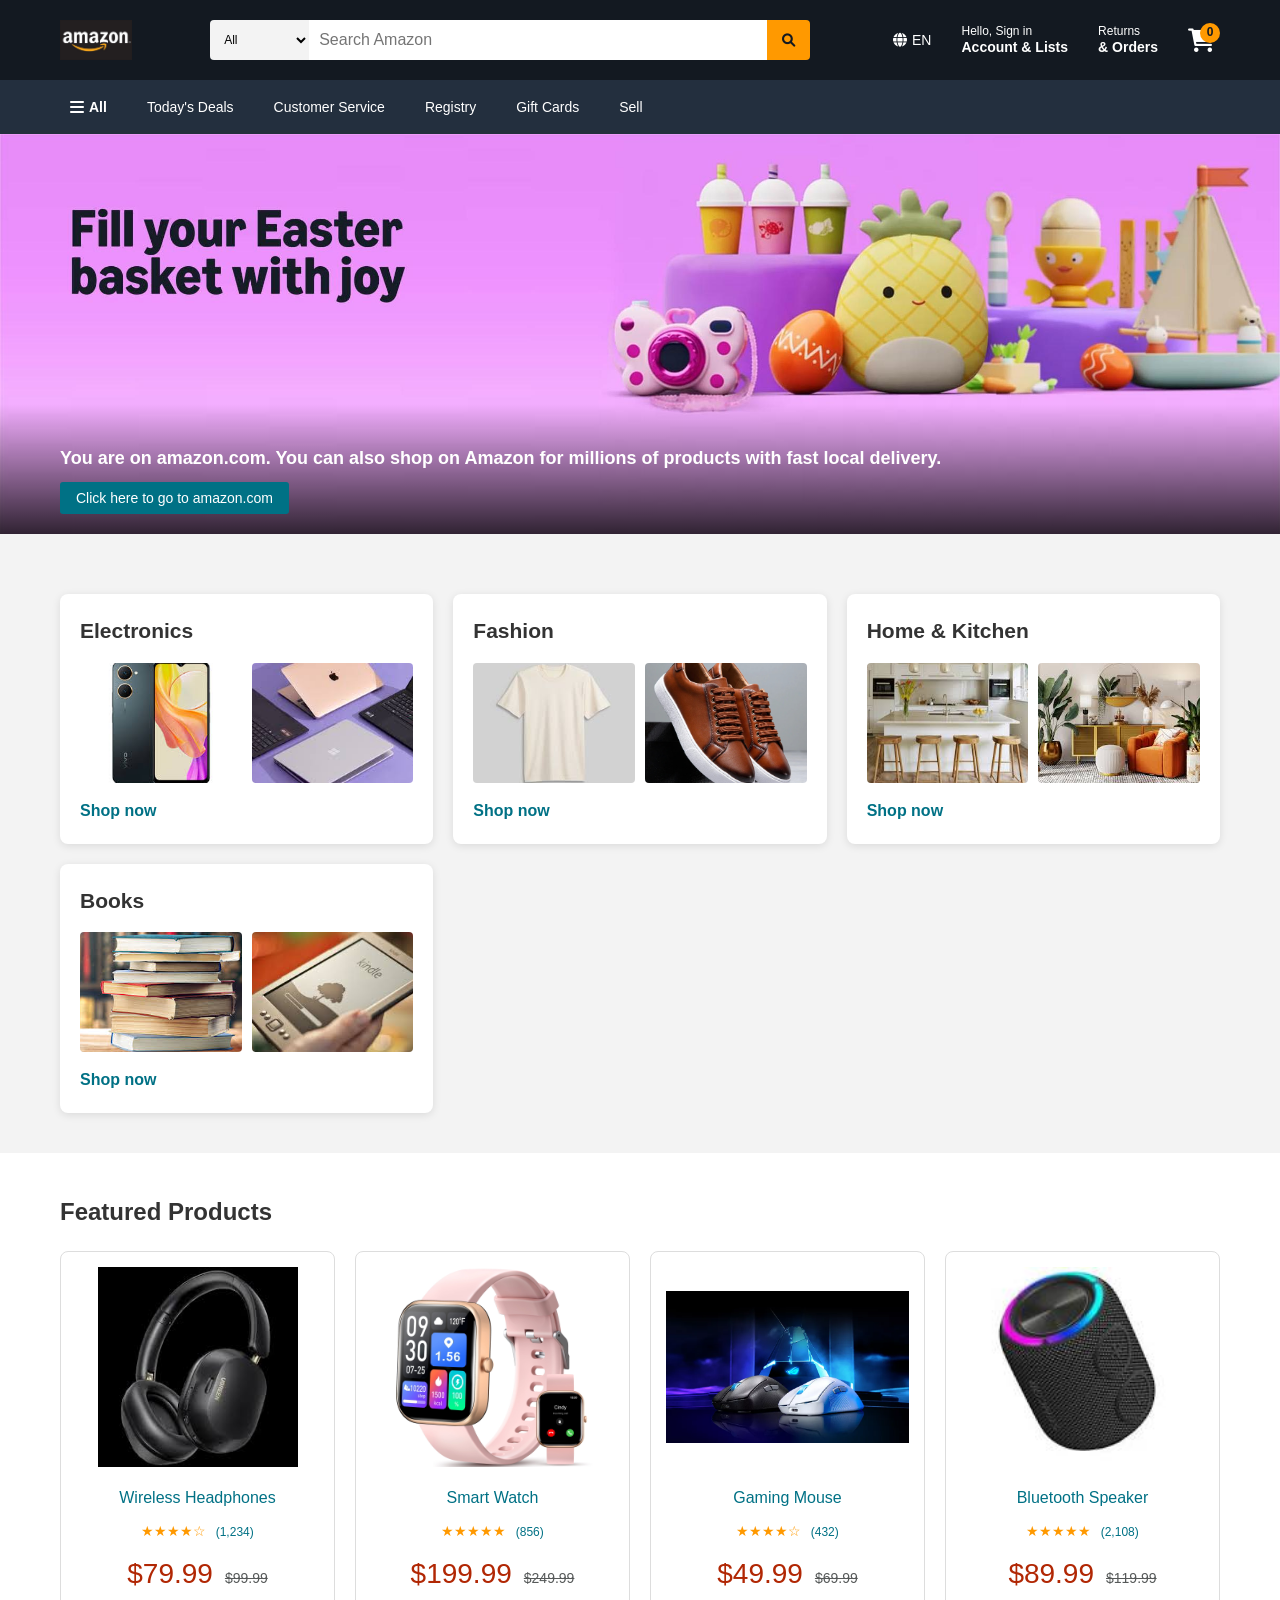
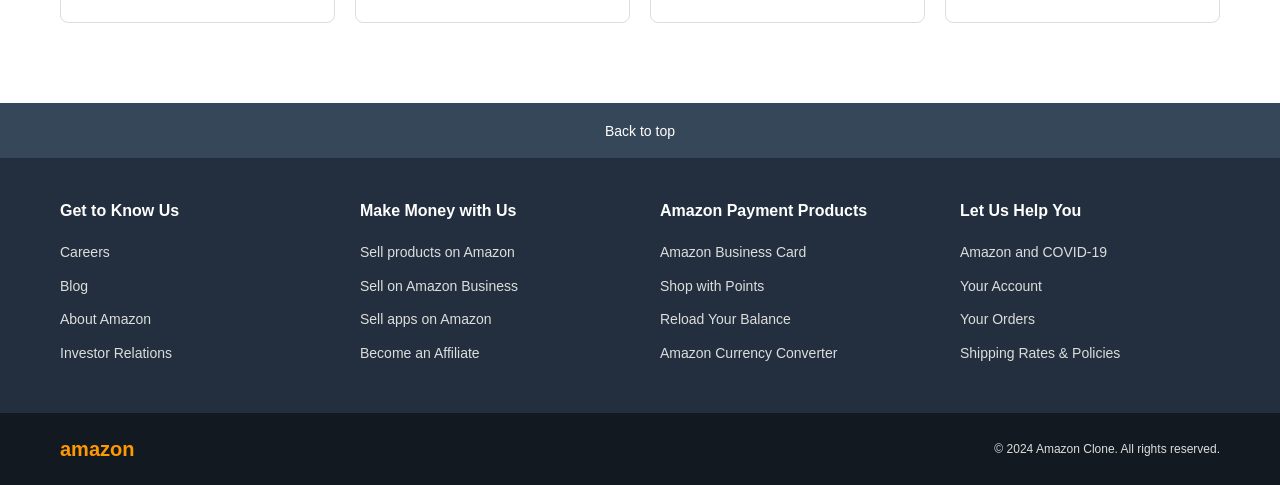
<file: index.html>
<!DOCTYPE html>
<html lang="en">
<head>
    <meta charset="UTF-8">
    <meta name="viewport" content="width=device-width, initial-scale=1.0">
    <title>Amazon Clone - Online Shopping</title>
    <link rel="stylesheet" href="css/main.css">
    <link rel="stylesheet" href="css/header.css">
    <link rel="stylesheet" href="css/footer.css">
    <link rel="stylesheet" href="css/responsive.css">
    <link rel="stylesheet" href="https://cdnjs.cloudflare.com/ajax/libs/font-awesome/6.0.0/css/all.min.css">
</head>
<body>
    <!-- Header -->
    <header class="header">
        <div class="header-top">
            <div class="container">
                <div class="logo">
                    <a href="index.html">
                    </a>
                    <div class="nav-logo">
                    <img src="./assets/amazon logo.png" alt="Amazon Logo">
                    </div>
                    
                    
                </div>
                
                <div class="search-bar">
                    <select class="search-category">
                        <option>All</option>
                        <option>Electronics</option>
                        <option>Fashion</option>
                        <option>Books</option>
                    </select>
                    <input type="text" placeholder="Search Amazon">
                    <button type="submit"><i class="fas fa-search"></i></button>
                </div>
                
                <div class="header-actions">
                    <div class="language">
                        <i class="fas fa-globe"></i>
                        <span>EN</span>
                    </div>
                    <div class="account">
                        <a href="login.html">
                            <span>Hello, Sign in</span>
                            <strong>Account & Lists</strong>
                        </a>
                    </div>
                    <div class="orders">
                        <span>Returns</span>
                        <strong>& Orders</strong>
                    </div>
                    <div class="cart">
                        <a href="cart.html">
                            <i class="fas fa-shopping-cart"></i>
                            <span class="cart-count">0</span>
                        </a>
                    </div>
                </div>
            </div>
        </div>
        
        <div class="header-nav">
            <div class="container">
                <div class="nav-left">
                    <div class="hamburger">
                        <i class="fas fa-bars"></i>
                        <span>All</span>
                    </div>
                    <nav class="main-nav">
                        <a href="products.html">Today's Deals</a>
                        <a href="products.html">Customer Service</a>
                        <a href="products.html">Registry</a>
                        <a href="products.html">Gift Cards</a>
                        <a href="products.html">Sell</a>
                       
                    </nav>
                </div>
            </div>
        </div>
    </header>

    <!-- Hero Banner -->
    <section class="hero-banner">
        <div class="banner-content">
            <div class="banner-slide active">
                <img src="./assets/amazon page.jpg" alt="Prime Day">
            </div>
        </div>
        <div class="banner-overlay">
            <div class="container">
                <h2>You are on amazon.com. You can also shop on Amazon for millions of products with fast local delivery.</h2>
                <button class="cta-button">Click here to go to amazon.com</button>
            </div>
        </div>
    </section>

    <!-- Product Categories -->
    <section class="product-categories">
        <div class="container">
            <div class="category-grid">
                <div class="category-card">
                    <h3>Electronics</h3>
                    <div class="category-products">
                        <img src="./assets/phone.jpg" alt="Phone">
                      <img src="./assets/laptop.jpg" alt="Laptop">
                    
                    </div>
                    <a href="products.html?category=electronics">Shop now</a>
                </div>
                
                <div class="category-card">
                    <h3>Fashion</h3>
                    <div class="category-products">
                        <img src="./assets/shirt.jpg" alt="Shirt">
                        <img src="./assets/shoes.jpg" alt="Shoes">
                    </div>
                    <a href="products.html?category=fashion">Shop now</a>
                </div>
                
                <div class="category-card">
                    <h3>Home & Kitchen</h3>
                    <div class="category-products">
                        <img src="./assets/kitchen.jpg" alt="Kitchen">
                        <img src="./assets/decor.jpg" alt="Decor">
                    </div>
                    <a href="products.html?category=home">Shop now</a>
                </div>
                
                <div class="category-card">
                    <h3>Books</h3>
                    <div class="category-products">
                        <img src="./assets/books.jpg" alt="Books">
                        <img src="./assets/kindle.jpg" alt="Kindle">
                    </div>
                    <a href="products.html?category=books">Shop now</a>
                </div>
            </div>
        </div>
    </section>

    <!-- Featured Products -->
    <section class="featured-products">
        <div class="container">
            <h2>Featured Products</h2>
            <div class="product-grid">
                <div class="product-card" onclick="location.href='product-detail.html'">
                    <img src="./assets/wireless headphones.jpg" alt="Product 1">
                    <h3>Wireless Headphones</h3>
                    <div class="rating">
                        <span class="stars">★★★★☆</span>
                        <span>(1,234)</span>
                    </div>
                    <div class="price">
                        <span class="current-price">$79.99</span>
                        <span class="original-price">$99.99</span>
                    </div>
                </div>
                
                <div class="product-card" onclick="location.href='product-detail.html'">
                    <img src="./assets/smart watch.jpg" alt="Product 2">
                    <h3>Smart Watch</h3>
                    <div class="rating">
                        <span class="stars">★★★★★</span>
                        <span>(856)</span>
                    </div>
                    <div class="price">
                        <span class="current-price">$199.99</span>
                        <span class="original-price">$249.99</span>
                    </div>
                </div>
                
                <div class="product-card" onclick="location.href='product-detail.html'">
                    <img src="./assets/mouse.webp" alt="Product 3">
                    <h3>Gaming Mouse</h3>
                    <div class="rating">
                        <span class="stars">★★★★☆</span>
                        <span>(432)</span>
                    </div>
                    <div class="price">
                        <span class="current-price">$49.99</span>
                        <span class="original-price">$69.99</span>
                    </div>
                </div>
                
                <div class="product-card" onclick="location.href='product-detail.html'">
                    <img src="./assets/bluetooth.jpg" alt="Product 4">
                    <h3>Bluetooth Speaker</h3>
                    <div class="rating">
                        <span class="stars">★★★★★</span>
                        <span>(2,108)</span>
                    </div>
                    <div class="price">
                        <span class="current-price">$89.99</span>
                        <span class="original-price">$119.99</span>
                    </div>
                </div>
            </div>
        </div>
    </section>

    <!-- Footer -->
    <footer class="footer">
        <div class="back-to-top">
            <a href="#top">Back to top</a>
        </div>
        
        <div class="footer-content">
            <div class="container">
                <div class="footer-links">
                    <div class="footer-column">
                        <h4>Get to Know Us</h4>
                        <ul>
                            <li><a href="#">Careers</a></li>
                            <li><a href="#">Blog</a></li>
                            <li><a href="#">About Amazon</a></li>
                            <li><a href="#">Investor Relations</a></li>
                        </ul>
                    </div>
                    
                    <div class="footer-column">
                        <h4>Make Money with Us</h4>
                        <ul>
                            <li><a href="#">Sell products on Amazon</a></li>
                            <li><a href="#">Sell on Amazon Business</a></li>
                            <li><a href="#">Sell apps on Amazon</a></li>
                            <li><a href="#">Become an Affiliate</a></li>
                        </ul>
                    </div>
                    
                    <div class="footer-column">
                        <h4>Amazon Payment Products</h4>
                        <ul>
                            <li><a href="#">Amazon Business Card</a></li>
                            <li><a href="#">Shop with Points</a></li>
                            <li><a href="#">Reload Your Balance</a></li>
                            <li><a href="#">Amazon Currency Converter</a></li>
                        </ul>
                    </div>
                    
                    <div class="footer-column">
                        <h4>Let Us Help You</h4>
                        <ul>
                            <li><a href="#">Amazon and COVID-19</a></li>
                            <li><a href="#">Your Account</a></li>
                            <li><a href="#">Your Orders</a></li>
                            <li><a href="#">Shipping Rates & Policies</a></li>
                        </ul>
                    </div>
                </div>
            </div>
        </div>
        
        <div class="footer-bottom">
            <div class="container">
                <div class="footer-logo">
                    <a href="index.html">amazon</a>
                </div>
                <div class="footer-legal">
                    <p>&copy; 2024 Amazon Clone. All rights reserved.</p>
                </div>
            </div>
        </div>
    </footer>

    <script src="js/main.js"></script>
</body>
</html>
</file>
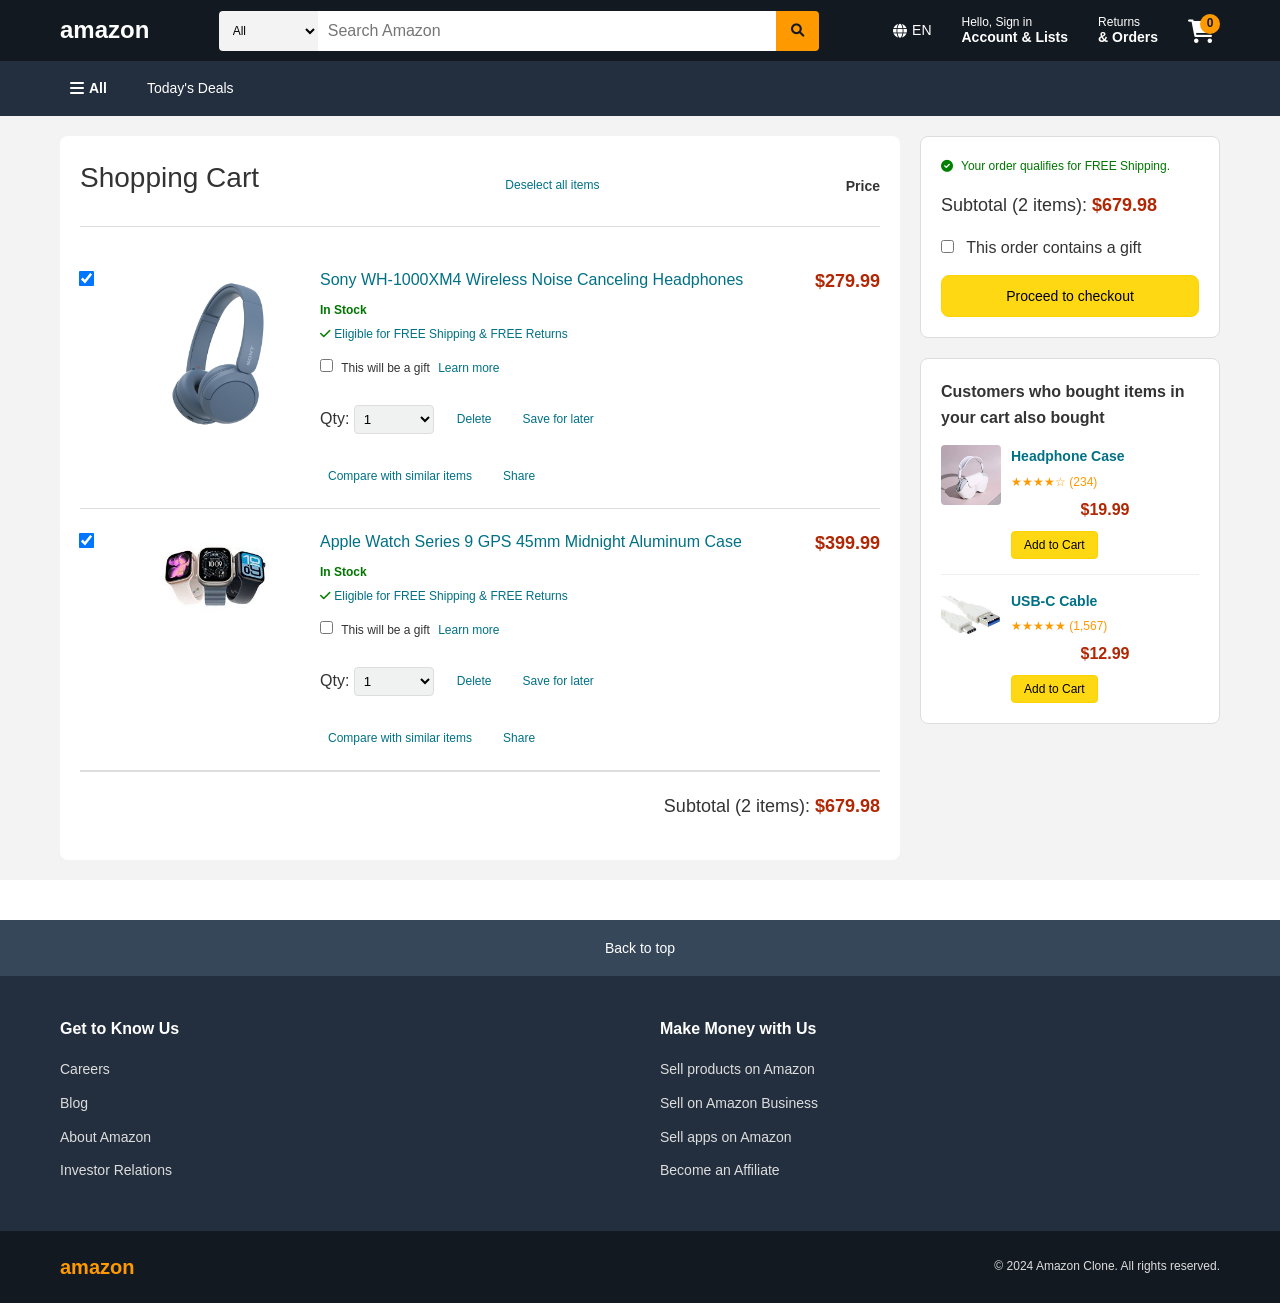
<file: cart.html>
<!DOCTYPE html>
<html lang="en">
<head>
    <meta charset="UTF-8">
    <meta name="viewport" content="width=device-width, initial-scale=1.0">
    <title>Shopping Cart - Amazon Clone</title>
    <link rel="stylesheet" href="css/main.css">
    <link rel="stylesheet" href="css/header.css">
    <link rel="stylesheet" href="css/footer.css">
    <link rel="stylesheet" href="css/responsive.css">
    <link rel="stylesheet" href="https://cdnjs.cloudflare.com/ajax/libs/font-awesome/6.0.0/css/all.min.css">
</head>
<body>
    <!-- Header -->
    <header class="header">
        <div class="header-top">
            <div class="container">
                <div class="logo">
                    <a href="index.html">
                        <h2>amazon</h2>
                    </a>
                </div>
                
                <div class="search-bar">
                    <select class="search-category">
                        <option>All</option>
                        <option>Electronics</option>
                        <option>Fashion</option>
                        <option>Books</option>
                    </select>
                    <input type="text" placeholder="Search Amazon">
                    <button type="submit"><i class="fas fa-search"></i></button>
                </div>
                
                <div class="header-actions">
                    <div class="language">
                        <i class="fas fa-globe"></i>
                        <span>EN</span>
                    </div>
                    <div class="account">
                        <a href="login.html">
                            <span>Hello, Sign in</span>
                            <strong>Account & Lists</strong>
                        </a>
                    </div>
                    <div class="orders">
                        <span>Returns</span>
                        <strong>& Orders</strong>
                    </div>
                    <div class="cart">
                        <a href="cart.html">
                            <i class="fas fa-shopping-cart"></i>
                            <span class="cart-count">2</span>
                        </a>
                    </div>
                </div>
            </div>
        </div>
        
        <div class="header-nav">
            <div class="container">
                <div class="nav-left">
                    <div class="hamburger">
                        <i class="fas fa-bars"></i>
                        <span>All</span>
                    </div>
                    <nav class="main-nav">
                        <a href="products.html">Today's Deals</a>
                        
                    </nav>
                </div>
            </div>
        </div>
    </header>

    <!-- Cart Content -->
    <main class="cart-main">
        <div class="container">
            <div class="cart-layout">
                <!-- Shopping Cart -->
                <div class="cart-content">
                    <div class="cart-header">
                        <h1>Shopping Cart</h1>
                        <span class="deselect-all">Deselect all items</span>
                        <span class="price-label">Price</span>
                    </div>

                    <!-- Cart Items -->
                    <div class="cart-items">
                        <!-- Cart Item 1 -->
                        <div class="cart-item">
                            <div class="item-checkbox">
                                <input type="checkbox" id="item1" checked>
                            </div>
                            <div class="item-image">
                                <img src="./assets/sony headphone.jpg" alt="Sony Headphones">
                            </div>
                            <div class="item-details">
                                <h3><a href="product-detail.html">Sony WH-1000XM4 Wireless Noise Canceling Headphones</a></h3>
                                <p class="item-availability in-stock">In Stock</p>
                                <p class="item-shipping">
                                    <i class="fas fa-check" style="color: green;"></i>
                                    Eligible for FREE Shipping & FREE Returns
                                </p>
                                <div class="item-options">
                                    <span class="gift-option">
                                        <input type="checkbox" id="gift1">
                                        <label for="gift1">This will be a gift</label>
                                        <a href="#" class="learn-more">Learn more</a>
                                    </span>
                                </div>
                                <div class="item-actions">
                                    <div class="quantity-selector">
                                        <label for="qty1">Qty:</label>
                                        <select id="qty1" onchange="updateQuantity(this, 279.99)">
                                            <option value="1" selected>1</option>
                                            <option value="2">2</option>
                                            <option value="3">3</option>
                                            <option value="4">4</option>
                                            <option value="5">5</option>
                                        </select>
                                    </div>
                                    <button class="delete-btn" onclick="removeItem(this)">Delete</button>
                                    <button class="save-later-btn">Save for later</button>
                                    <button class="compare-btn">Compare with similar items</button>
                                    <button class="share-btn">Share</button>
                                </div>
                            </div>
                            <div class="item-price">
                                <span class="price-value">$279.99</span>
                            </div>
                        </div>

                        <!-- Cart Item 2 -->
                        <div class="cart-item">
                            <div class="item-checkbox">
                                <input type="checkbox" id="item2" checked>
                            </div>
                            <div class="item-image">
                                <img src="./assets/apple smartwatch.jpg" alt="Smart Watch">
                            </div>
                            <div class="item-details">
                                <h3><a href="product-detail.html">Apple Watch Series 9 GPS 45mm Midnight Aluminum Case</a></h3>
                                <p class="item-availability in-stock">In Stock</p>
                                <p class="item-shipping">
                                    <i class="fas fa-check" style="color: green;"></i>
                                    Eligible for FREE Shipping & FREE Returns
                                </p>
                                <div class="item-options">
                                    <span class="gift-option">
                                        <input type="checkbox" id="gift2">
                                        <label for="gift2">This will be a gift</label>
                                        <a href="#" class="learn-more">Learn more</a>
                                    </span>
                                </div>
                                <div class="item-actions">
                                    <div class="quantity-selector">
                                        <label for="qty2">Qty:</label>
                                        <select id="qty2" onchange="updateQuantity(this, 399.99)">
                                            <option value="1" selected>1</option>
                                            <option value="2">2</option>
                                            <option value="3">3</option>
                                            <option value="4">4</option>
                                            <option value="5">5</option>
                                        </select>
                                    </div>
                                    <button class="delete-btn" onclick="removeItem(this)">Delete</button>
                                    <button class="save-later-btn">Save for later</button>
                                    <button class="compare-btn">Compare with similar items</button>
                                    <button class="share-btn">Share</button>
                                </div>
                            </div>
                            <div class="item-price">
                                <span class="price-value">$399.99</span>
                            </div>
                        </div>
                    </div>

                    <!-- Subtotal -->
                    <div class="cart-subtotal">
                        <span class="subtotal-text">Subtotal (2 items): </span>
                        <span class="subtotal-price">$679.98</span>
                    </div>
                </div>

                <!-- Order Summary -->
                <div class="order-summary">
                    <div class="summary-card">
                        <div class="summary-header">
                            <i class="fas fa-check-circle" style="color: green;"></i>
                            <span>Your order qualifies for FREE Shipping.</span>
                        </div>
                        
                        <div class="summary-total">
                            <span class="total-text">Subtotal (2 items): </span>
                            <span class="total-price">$679.98</span>
                        </div>

                        <div class="gift-option-summary">
                            <input type="checkbox" id="giftOrderSummary">
                            <label for="giftOrderSummary">This order contains a gift</label>
                        </div>

                        <button class="checkout-btn" onclick="proceedToCheckout()">
                            Proceed to checkout
                        </button>
                    </div>

                    <!-- Recommended Products -->
                    <div class="recommended-products">
                        <h3>Customers who bought items in your cart also bought</h3>
                        <div class="recommended-item">
                            <img src="./assets/headphine case.jpg" alt="Case">
                            <div class="recommended-info">
                                <h4>Headphone Case</h4>
                                <div class="rating">★★★★☆ (234)</div>
                                <div class="price">$19.99</div>
                                <button class="add-to-cart-btn">Add to Cart</button>
                            </div>
                        </div>
                        
                        <div class="recommended-item">
                            <img src="./assets/USB c cable.jpg" alt="Cable">
                            <div class="recommended-info">
                                <h4>USB-C Cable</h4>
                                <div class="rating">★★★★★ (1,567)</div>
                                <div class="price">$12.99</div>
                                <button class="add-to-cart-btn">Add to Cart</button>
                            </div>
                        </div>
                    </div>
                </div>
            </div>
        </div>
    </main>

    <!-- Footer -->
    <footer class="footer">
        <div class="back-to-top">
            <a href="#top">Back to top</a>
        </div>
        
        <div class="footer-content">
            <div class="container">
                <div class="footer-links">
                    <div class="footer-column">
                        <h4>Get to Know Us</h4>
                        <ul>
                            <li><a href="#">Careers</a></li>
                            <li><a href="#">Blog</a></li>
                            <li><a href="#">About Amazon</a></li>
                            <li><a href="#">Investor Relations</a></li>
                        </ul>
                    </div>
                    
                    <div class="footer-column">
                        <h4>Make Money with Us</h4>
                        <ul>
                            <li><a href="#">Sell products on Amazon</a></li>
                            <li><a href="#">Sell on Amazon Business</a></li>
                            <li><a href="#">Sell apps on Amazon</a></li>
                            <li><a href="#">Become an Affiliate</a></li>
                        </ul>
                    </div>
                </div>
            </div>
        </div>
        
        <div class="footer-bottom">
            <div class="container">
                <div class="footer-logo">
                    <a href="index.html">amazon</a>
                </div>
                <div class="footer-legal">
                    <p>&copy; 2024 Amazon Clone. All rights reserved.</p>
                </div>
            </div>
        </div>
    </footer>

    <script src="js/main.js"></script>
</body>
</html>
</file>
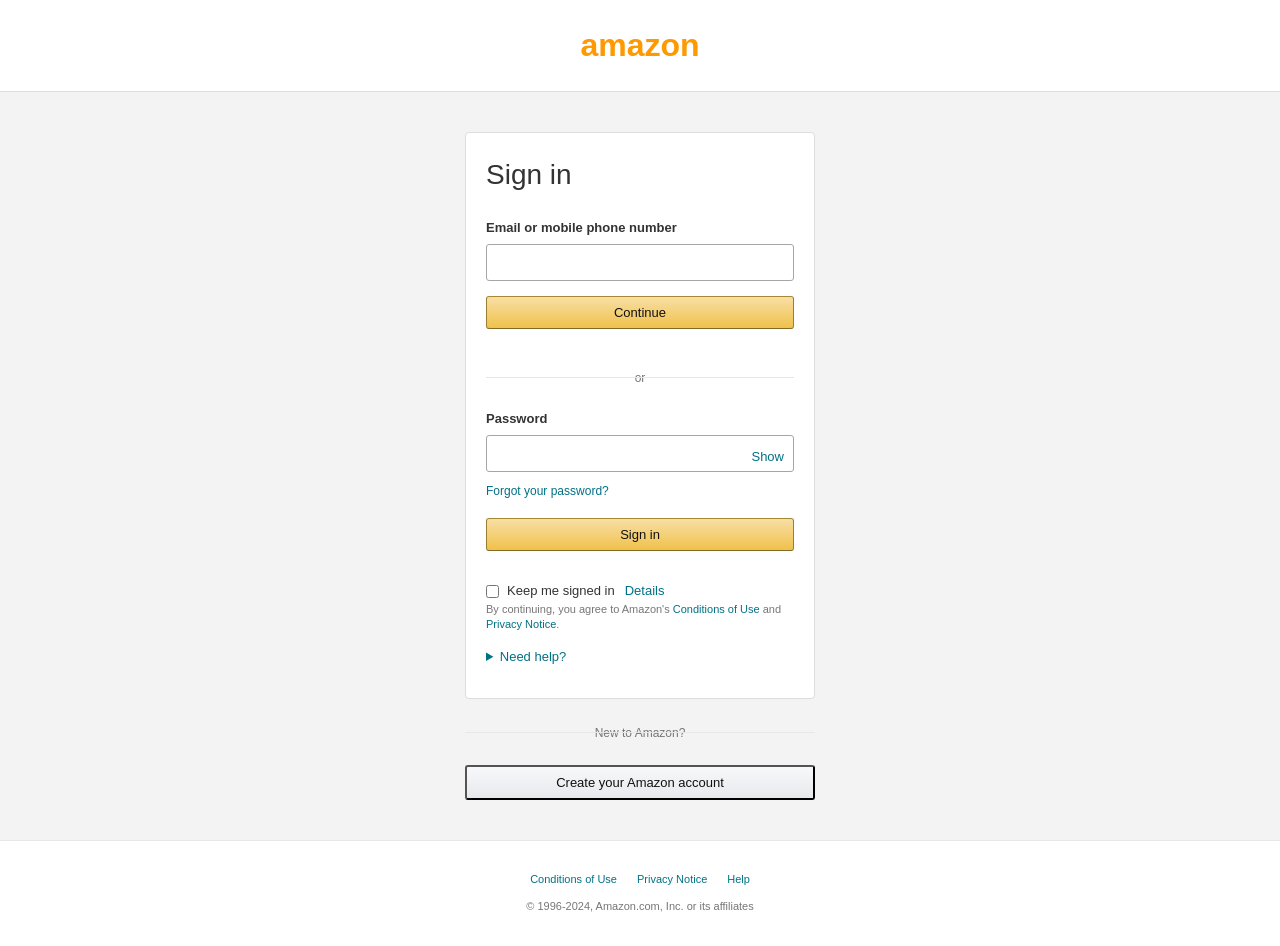
<file: login.html>
<!DOCTYPE html>
<html lang="en">
<head>
    <meta charset="UTF-8">
    <meta name="viewport" content="width=device-width, initial-scale=1.0">
    <title>Amazon Sign-In - Amazon Clone</title>
    <link rel="stylesheet" href="css/main.css">
    <link rel="stylesheet" href="css/header.css">
    <link rel="stylesheet" href="css/footer.css">
    <link rel="stylesheet" href="css/responsive.css">
    <link rel="stylesheet" href="https://cdnjs.cloudflare.com/ajax/libs/font-awesome/6.0.0/css/all.min.css">
</head>
<body class="login-page">
    <!-- Simplified Header for Login -->
    <header class="login-header">
        <div class="container">
            <div class="login-logo">
                <a href="index.html">
                    <h2>amazon</h2>
                </a>
            </div>
        </div>
    </header>

    <!-- Login Form -->
    <main class="login-main">
        <div class="login-container">
            <div class="login-box">
                <h1>Sign in</h1>
                
                <form class="login-form" onsubmit="handleLogin(event)">
                    <div class="form-group">
                        <label for="email">Email or mobile phone number</label>
                        <input type="email" id="email" name="email" required>
                    </div>
                    
                    <button type="submit" class="continue-btn">Continue</button>
                    
                    <div class="divider">
                        <span>or</span>
                    </div>
                    
                    <div class="form-group">
                        <label for="password">Password</label>
                        <input type="password" id="password" name="password" required>
                        <div class="password-help">
                            <a href="#" class="forgot-password">Forgot your password?</a>
                        </div>
                    </div>
                    
                    <button type="button" class="signin-btn" onclick="signIn()">Sign in</button>
                    
                    <div class="keep-signed-in">
                        <input type="checkbox" id="keepSignedIn" name="keepSignedIn">
                        <label for="keepSignedIn">Keep me signed in</label>
                        <a href="#" class="details-link">Details</a>
                    </div>
                </form>
                
                <div class="login-footer">
                    <p>By continuing, you agree to Amazon's <a href="#">Conditions of Use</a> and <a href="#">Privacy Notice</a>.</p>
                </div>
                
                <div class="help-section">
                    <details>
                        <summary>Need help?</summary>
                        <div class="help-content">
                            <a href="#">Forgot your password?</a>
                            <a href="#">Other issues with Sign-In</a>
                        </div>
                    </details>
                </div>
            </div>
            
            <div class="create-account-section">
                <div class="divider-line">
                    <span>New to Amazon?</span>
                </div>
                <button class="create-account-btn" onclick="location.href='register.html'">Create your Amazon account</button>
            </div>
        </div>
    </main>

    <!-- Login Footer -->
    <footer class="login-footer-section">
        <div class="container">
            <div class="footer-links">
                <a href="#">Conditions of Use</a>
                <a href="#">Privacy Notice</a>
                <a href="#">Help</a>
            </div>
            <div class="footer-text">
                <p>&copy; 1996-2024, Amazon.com, Inc. or its affiliates</p>
            </div>
        </div>
    </footer>

    <script src="js/main.js"></script>
</body>
</html>
</file>
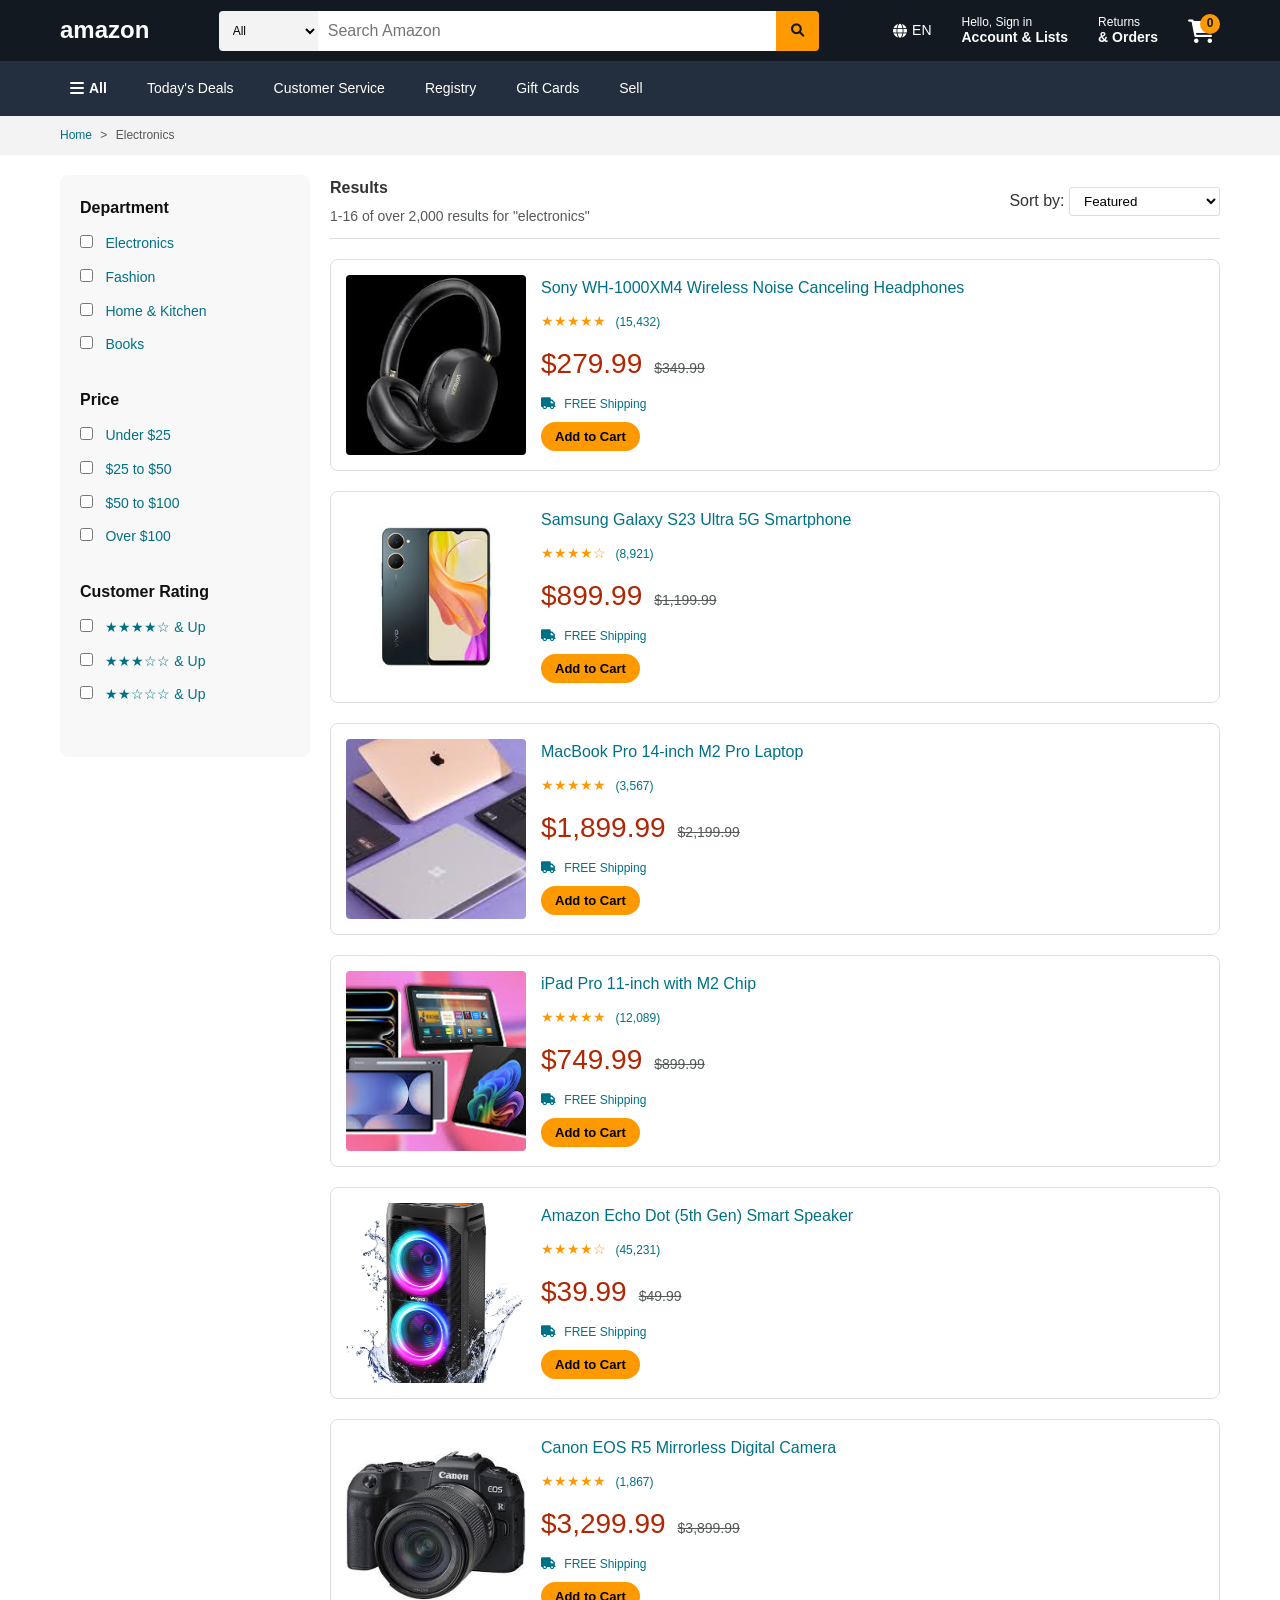
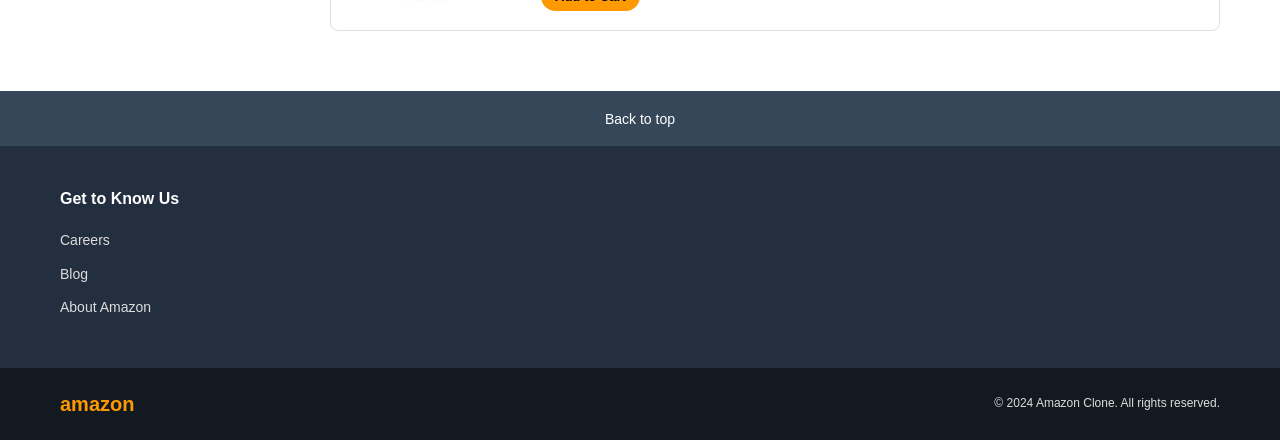
<file: products.html>
<!DOCTYPE html>
<html lang="en">
<head>
    <meta charset="UTF-8">
    <meta name="viewport" content="width=device-width, initial-scale=1.0">
    <title>Products - Amazon Clone</title>
    <link rel="stylesheet" href="css/main.css">
    <link rel="stylesheet" href="css/header.css">
    <link rel="stylesheet" href="css/footer.css">
    <link rel="stylesheet" href="css/responsive.css">
    <link rel="stylesheet" href="https://cdnjs.cloudflare.com/ajax/libs/font-awesome/6.0.0/css/all.min.css">
</head>
<body>
    <!-- Header (Same as index.html) -->
    <header class="header">
        <div class="header-top">
            <div class="container">
                <div class="logo">
                    <a href="index.html">
                        <h2>amazon</h2>
                    </a>
                </div>
                
                <div class="search-bar">
                    <select class="search-category">
                        <option>All</option>
                        <option>Electronics</option>
                        <option>Fashion</option>
                        <option>Books</option>
                    </select>
                    <input type="text" placeholder="Search Amazon">
                    <button type="submit"><i class="fas fa-search"></i></button>
                </div>
                
                <div class="header-actions">
                    <div class="language">
                        <i class="fas fa-globe"></i>
                        <span>EN</span>
                    </div>
                    <div class="account">
                        <a href="login.html">
                            <span>Hello, Sign in</span>
                            <strong>Account & Lists</strong>
                        </a>
                    </div>
                    <div class="orders">
                        <span>Returns</span>
                        <strong>& Orders</strong>
                    </div>
                    <div class="cart">
                        <a href="cart.html">
                            <i class="fas fa-shopping-cart"></i>
                            <span class="cart-count">0</span>
                        </a>
                    </div>
                </div>
            </div>
        </div>
        
        <div class="header-nav">
            <div class="container">
                <div class="nav-left">
                    <div class="hamburger">
                        <i class="fas fa-bars"></i>
                        <span>All</span>
                    </div>
                    <nav class="main-nav">
                        <a href="products.html">Today's Deals</a>
                        <a href="products.html">Customer Service</a>
                        <a href="products.html">Registry</a>
                        <a href="products.html">Gift Cards</a>
                        <a href="products.html">Sell</a>
                    </nav>
                </div>
            </div>
        </div>
    </header>

    <!-- Breadcrumb -->
    <div class="breadcrumb">
        <div class="container">
            <a href="index.html">Home</a>
            <span>></span>
            <span>Electronics</span>
        </div>
    </div>

    <!-- Products Section -->
    <main class="products-main">
        <div class="container">
            <div class="products-layout">
                <!-- Sidebar Filters -->
                <aside class="filters-sidebar">
                    <div class="filter-section">
                        <h3>Department</h3>
                        <ul class="filter-list">
                            <li><input type="checkbox" id="electronics"> <label for="electronics">Electronics</label></li>
                            <li><input type="checkbox" id="fashion"> <label for="fashion">Fashion</label></li>
                            <li><input type="checkbox" id="home"> <label for="home">Home & Kitchen</label></li>
                            <li><input type="checkbox" id="books"> <label for="books">Books</label></li>
                        </ul>
                    </div>
                    
                    <div class="filter-section">
                        <h3>Price</h3>
                        <ul class="filter-list">
                            <li><input type="checkbox" id="price1"> <label for="price1">Under $25</label></li>
                            <li><input type="checkbox" id="price2"> <label for="price2">$25 to $50</label></li>
                            <li><input type="checkbox" id="price3"> <label for="price3">$50 to $100</label></li>
                            <li><input type="checkbox" id="price4"> <label for="price4">Over $100</label></li>
                        </ul>
                    </div>
                    
                    <div class="filter-section">
                        <h3>Customer Rating</h3>
                        <ul class="filter-list">
                            <li><input type="checkbox" id="rating4"> <label for="rating4">★★★★☆ & Up</label></li>
                            <li><input type="checkbox" id="rating3"> <label for="rating3">★★★☆☆ & Up</label></li>
                            <li><input type="checkbox" id="rating2"> <label for="rating2">★★☆☆☆ & Up</label></li>
                        </ul>
                    </div>
                </aside>

                <!-- Product Results -->
                <section class="products-content">
                    <div class="products-header">
                        <div class="results-info">
                            <h2>Results</h2>
                            <p>1-16 of over 2,000 results for "electronics"</p>
                        </div>
                        <div class="sort-options">
                            <label for="sort">Sort by:</label>
                            <select id="sort">
                                <option>Featured</option>
                                <option>Price: Low to High</option>
                                <option>Price: High to Low</option>
                                <option>Customer Rating</option>
                                <option>Newest Arrivals</option>
                            </select>
                        </div>
                    </div>
                    
                    <div class="products-grid">
                        <!-- Product items -->
                        <div class="product-item" onclick="location.href='product-detail.html'">
                            <img src="./assets/wireless headphones.jpg" alt="Headphones">
                            <div class="product-info">
                                <h3>Sony WH-1000XM4 Wireless Noise Canceling Headphones</h3>
                                <div class="rating">
                                    <span class="stars">★★★★★</span>
                                    <span>(15,432)</span>
                                </div>
                                <div class="price">
                                    <span class="current-price">$279.99</span>
                                    <span class="original-price">$349.99</span>
                                </div>
                                <div class="shipping">
                                    <i class="fas fa-truck"></i>
                                    <span>FREE Shipping</span>
                                </div>
                            </div>
                        </div>
                        
                        <div class="product-item" onclick="location.href='product-detail.html'">
                            <img src="./assets/phone.jpg" alt="Smartphone">
                            <div class="product-info">
                                <h3>Samsung Galaxy S23 Ultra 5G Smartphone</h3>
                                <div class="rating">
                                    <span class="stars">★★★★☆</span>
                                    <span>(8,921)</span>
                                </div>
                                <div class="price">
                                    <span class="current-price">$899.99</span>
                                    <span class="original-price">$1,199.99</span>
                                </div>
                                <div class="shipping">
                                    <i class="fas fa-truck"></i>
                                    <span>FREE Shipping</span>
                                </div>
                            </div>
                        </div>
                        
                        <div class="product-item" onclick="location.href='product-detail.html'">
                            <img src="./assets/laptop.jpg" alt="Laptop">
                            <div class="product-info">
                                <h3>MacBook Pro 14-inch M2 Pro Laptop</h3>
                                <div class="rating">
                                    <span class="stars">★★★★★</span>
                                    <span>(3,567)</span>
                                </div>
                                <div class="price">
                                    <span class="current-price">$1,899.99</span>
                                    <span class="original-price">$2,199.99</span>
                                </div>
                                <div class="shipping">
                                    <i class="fas fa-truck"></i>
                                    <span>FREE Shipping</span>
                                </div>
                            </div>
                        </div>
                        
                        <div class="product-item" onclick="location.href='product-detail.html'">
                            <img src="./assets/tablet.jpg" alt="Tablet">
                            <div class="product-info">
                                <h3>iPad Pro 11-inch with M2 Chip</h3>
                                <div class="rating">
                                    <span class="stars">★★★★★</span>
                                    <span>(12,089)</span>
                                </div>
                                <div class="price">
                                    <span class="current-price">$749.99</span>
                                    <span class="original-price">$899.99</span>
                                </div>
                                <div class="shipping">
                                    <i class="fas fa-truck"></i>
                                    <span>FREE Shipping</span>
                                </div>
                            </div>
                        </div>
                        
                        <!-- More products... -->
                        <div class="product-item" onclick="location.href='product-detail.html'">
                            <img src="./assets/speaker.jpg" alt="Speaker">
                            <div class="product-info">
                                <h3>Amazon Echo Dot (5th Gen) Smart Speaker</h3>
                                <div class="rating">
                                    <span class="stars">★★★★☆</span>
                                    <span>(45,231)</span>
                                </div>
                                <div class="price">
                                    <span class="current-price">$39.99</span>
                                    <span class="original-price">$49.99</span>
                                </div>
                                <div class="shipping">
                                    <i class="fas fa-truck"></i>
                                    <span>FREE Shipping</span>
                                </div>
                            </div>
                        </div>
                        
                        <div class="product-item" onclick="location.href='product-detail.html'">
                            <img src="./assets/camera.jpg" alt="Camera">
                            <div class="product-info">
                                <h3>Canon EOS R5 Mirrorless Digital Camera</h3>
                                <div class="rating">
                                    <span class="stars">★★★★★</span>
                                    <span>(1,867)</span>
                                </div>
                                <div class="price">
                                    <span class="current-price">$3,299.99</span>
                                    <span class="original-price">$3,899.99</span>
                                </div>
                                <div class="shipping">
                                    <i class="fas fa-truck"></i>
                                    <span>FREE Shipping</span>
                                </div>
                            </div>
                        </div>
                    </div>
                </section>
            </div>
        </div>
    </main>

    <!-- Footer (Same as index.html) -->
    <footer class="footer">
        <div class="back-to-top">
            <a href="#top">Back to top</a>
        </div>
        
        <div class="footer-content">
            <div class="container">
                <div class="footer-links">
                    <div class="footer-column">
                        <h4>Get to Know Us</h4>
                        <ul>
                            <li><a href="#">Careers</a></li>
                            <li><a href="#">Blog</a></li>
                            <li><a href="#">About Amazon</a></li>
                        </ul>
                    </div>
                </div>
            </div>
        </div>
        
        <div class="footer-bottom">
            <div class="container">
                <div class="footer-logo">
                    <a href="index.html">amazon</a>
                </div>
                <div class="footer-legal">
                    <p>&copy; 2024 Amazon Clone. All rights reserved.</p>
                </div>
            </div>
        </div>
    </footer>

    <script src="js/main.js"></script>
</body>
</html>
</file>
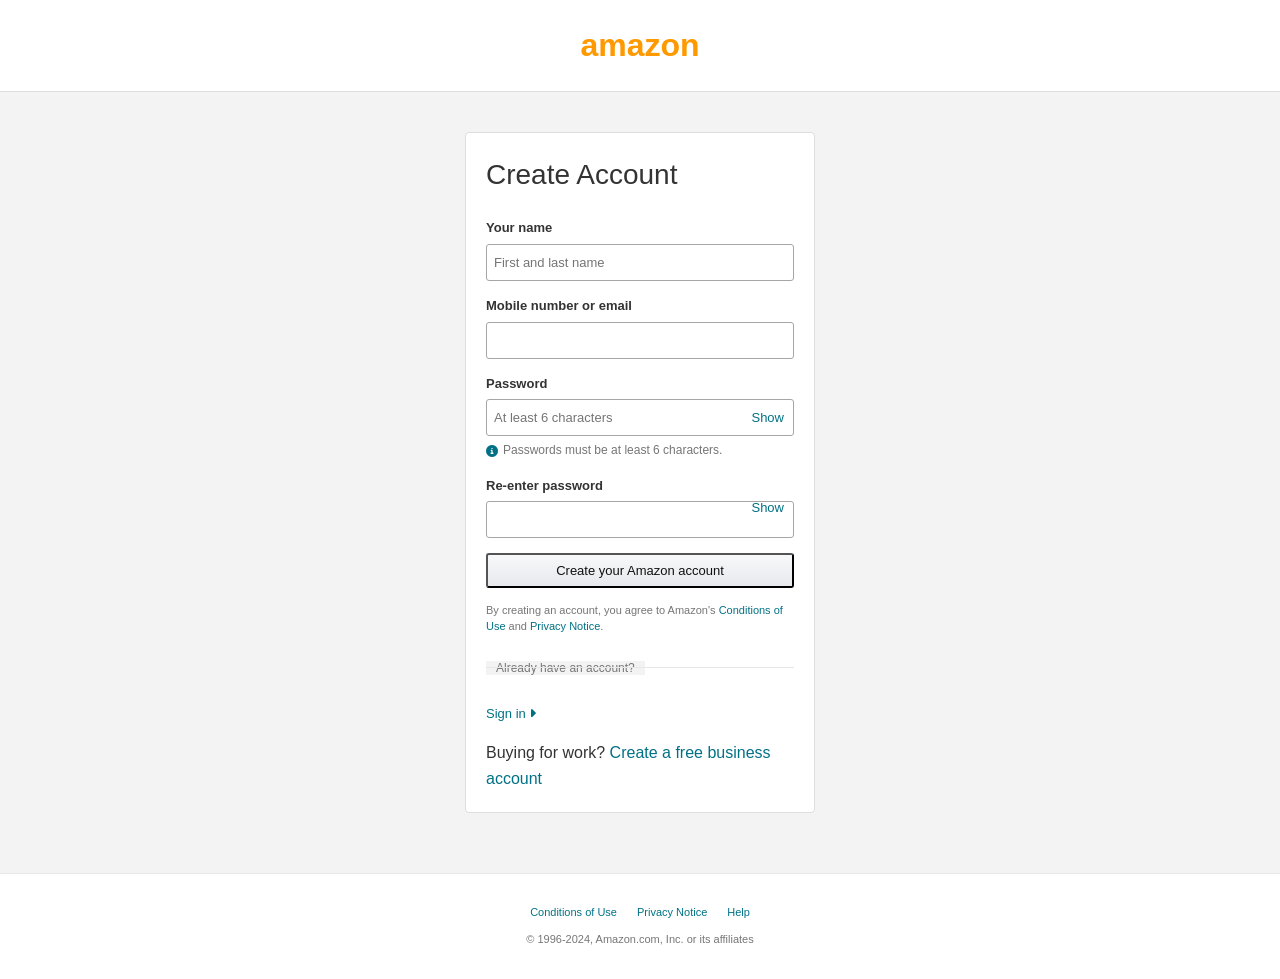
<file: register.html>
<!DOCTYPE html>
<html lang="en">
<head>
    <meta charset="UTF-8">
    <meta name="viewport" content="width=device-width, initial-scale=1.0">
    <title>Create Account - Amazon Clone</title>
    <link rel="stylesheet" href="css/main.css">
    <link rel="stylesheet" href="css/header.css">
    <link rel="stylesheet" href="css/footer.css">
    <link rel="stylesheet" href="css/responsive.css">
    <link rel="stylesheet" href="https://cdnjs.cloudflare.com/ajax/libs/font-awesome/6.0.0/css/all.min.css">
</head>
<body class="login-page">
    <!-- Simplified Header for Register -->
    <header class="login-header">
        <div class="container">
            <div class="login-logo">
                <a href="index.html">
                    <h2>amazon</h2>
                </a>
            </div>
        </div>
    </header>

    <!-- Registration Form -->
    <main class="login-main">
        <div class="login-container">
            <div class="login-box">
                <h1>Create Account</h1>
                
                <form class="login-form" onsubmit="handleRegister(event)">
                    <div class="form-group">
                        <label for="name">Your name</label>
                        <input type="text" id="name" name="name" placeholder="First and last name" required>
                    </div>
                    
                    <div class="form-group">
                        <label for="email">Mobile number or email</label>
                        <input type="email" id="email" name="email" required>
                    </div>
                    
                    <div class="form-group">
                        <label for="password">Password</label>
                        <input type="password" id="password" name="password" placeholder="At least 6 characters" required>
                        <small class="password-info">
                            <i class="fas fa-info-circle"></i>
                            Passwords must be at least 6 characters.
                        </small>
                    </div>
                    
                    <div class="form-group">
                        <label for="confirmPassword">Re-enter password</label>
                        <input type="password" id="confirmPassword" name="confirmPassword" required>
                    </div>
                    
                    <button type="submit" class="create-account-btn">Create your Amazon account</button>
                    
                    <div class="register-footer">
                        <p>By creating an account, you agree to Amazon's <a href="#">Conditions of Use</a> and <a href="#">Privacy Notice</a>.</p>
                    </div>
                </form>
                
                <div class="divider-line">
                    <span>Already have an account?</span>
                </div>
                
                <div class="sign-in-link">
                    <a href="login.html">Sign in <i class="fas fa-caret-right"></i></a>
                </div>
                
                <div class="help-section">
                    <p>Buying for work? <a href="#">Create a free business account</a></p>
                </div>
            </div>
        </div>
    </main>

    <!-- Login Footer -->
    <footer class="login-footer-section">
        <div class="container">
            <div class="footer-links">
                <a href="#">Conditions of Use</a>
                <a href="#">Privacy Notice</a>
                <a href="#">Help</a>
            </div>
            <div class="footer-text">
                <p>&copy; 1996-2024, Amazon.com, Inc. or its affiliates</p>
            </div>
        </div>
    </footer>

    <script src="js/main.js"></script>
</body>
</html>
</file>
<file: css/main.css>
/* Reset and Base Styles */
* {
    margin: 0;
    padding: 0;
    box-sizing: border-box;
}

body {
    font-family: 'Amazon Ember', Arial, sans-serif;
    line-height: 1.6;
    color: #333;
}

.container {
    max-width: 1200px;
    margin: 0 auto;
    padding: 0 20px;
    
}
.nav-logo {
    height: 60px;         
    display: flex;
    align-items: center;   
}

.nav-logo img {
    height: 40px;          
    width: auto;           
    object-fit: contain;   
}




h1, h2, h3, h4, h5, h6 {
    margin-bottom: 1rem;
}

a {
    text-decoration: none;
    color: #007185;
}

a:hover {
    text-decoration: underline;
    color: #C7511F;
}

/* Buttons */
.btn {
    padding: 8px 16px;
    border: none;
    border-radius: 3px;
    cursor: pointer;
    font-size: 14px;
    transition: background-color 0.3s;
}

.btn-primary {
    background-color: #FF9900;
    color: white;
}

.btn-primary:hover {
    background-color: #E47911;
}

.btn-secondary {
    background-color: #ffd814;
    color: #0F1111;
    border: 1px solid #FCD200;
}

.btn-secondary:hover {
    background-color: #F7CA00;
}

/* Hero Banner */
.hero-banner {
    position: relative;
    height: 400px;
    overflow: hidden;
    background: linear-gradient(135deg, #667eea 0%, #764ba2 100%);
}

.banner-content {
    width: 100%;
    height: 100%;
}

.banner-slide {
    width: 100%;
    height: 100%;
    display: none;
}

.banner-slide.active {
    display:grid;
    object-fit:cover;
    width:100%;
    height:400px;
   
  

}

.banner-slide.active img {
    width: 100%;
    height: 100%;
}

.banner-overlay {
    position: absolute;
    bottom: 0;
    left: 0;
    right: 0;
    background: linear-gradient(transparent, rgba(0,0,0,0.8));
    padding: 40px 0 20px;
    color: white;
}

.banner-overlay h2 {
    font-size: 18px;
    margin-bottom: 10px;
}

.cta-button {
    background-color: #007185;
    color: white;
    padding: 8px 16px;
    border: none;
    border-radius: 3px;
    cursor: pointer;
    font-size: 14px;
}

.cta-button:hover {
    background-color: #005A6B;
}

/* Product Categories */
.product-categories {
    padding: 40px 0;
    background-color: #f3f3f3;
}

.category-grid {
    display: grid;
    grid-template-columns: repeat(auto-fit, minmax(280px, 1fr));
    gap: 20px;
    margin-top: 20px;
}

.category-card {
    background: white;
    padding: 20px;
    border-radius: 8px;
    box-shadow: 0 2px 8px rgba(0,0,0,0.1);
    transition: transform 0.3s;
}

.category-card:hover {
    transform: translateY(-5px);
}

.category-card h3 {
    font-size: 21px;
    font-weight: bold;
    margin-bottom: 15px;
}

.category-products {
    display: grid;
    grid-template-columns: 1fr 1fr;
    gap: 10px;
    margin-bottom: 15px;
}

.category-products img {
    width: 100%;
    height: 120px;
    object-fit: cover;
    border-radius: 4px;
}

.category-card a {
    color: #007185;
    font-weight: bold;
}

/* Featured Products */
.featured-products {
    padding: 40px 0;
    background: white;
}

.featured-products h2 {
    font-size: 24px;
    margin-bottom: 20px;
}

.product-grid {
    display: grid;
    grid-template-columns: repeat(auto-fill, minmax(250px, 1fr));
    gap: 20px;
}

.product-card {
    background: white;
    border: 1px solid #ddd;
    border-radius: 8px;
    padding: 15px;
    text-align: center;
    transition: transform 0.3s, box-shadow 0.3s;
    cursor: pointer;
}

.product-card:hover {
    transform: translateY(-5px);
    box-shadow: 0 4px 12px rgba(0,0,0,0.15);
}

.product-card img {
    width: 100%;
    height: 200px;
    object-fit: contain;
    border-radius: 4px;
    margin-bottom: 10px;
}

.product-card h3 {
    font-size: 16px;
    font-weight: normal;
    margin-bottom: 8px;
    color: #007185;
}

.rating {
    margin-bottom: 8px;
}

.stars {
    color: #FF9900;
    font-size: 14px;
}

.rating span:last-child {
    color: #007185;
    font-size: 12px;
    margin-left: 5px;
}

.price {
    display: flex;
    align-items: center;
    justify-content: center;
    gap: 10px;
}

.current-price {
    font-size: 18px;
    font-weight: bold;
    color: #B12704;
}

.original-price {
    font-size: 14px;
    text-decoration: line-through;
    color: #999;
}

/* Breadcrumb */
.breadcrumb {
    background-color: #f3f3f3;
    padding: 10px 0;
    font-size: 12px;
}

.breadcrumb a {
    color: #007185;
    margin-right: 5px;
}

.breadcrumb span {
    margin-right: 5px;
    color: #565959;
}

/* Products Page */
.products-main {
    background: white;
    padding: 20px 0;
}

.products-layout {
    display: grid;
    grid-template-columns: 250px 1fr;
    gap: 20px;
}

.filters-sidebar {
    background: #f8f8f8;
    padding: 20px;
    border-radius: 8px;
    height: fit-content;
}

.filter-section {
    margin-bottom: 30px;
}

.filter-section h3 {
    font-size: 16px;
    font-weight: bold;
    margin-bottom: 10px;
    color: #0F1111;
}

.filter-list {
    list-style: none;
}

.filter-list li {
    margin-bottom: 8px;
}

.filter-list input[type="checkbox"] {
    margin-right: 8px;
}

.filter-list label {
    font-size: 14px;
    color: #007185;
    cursor: pointer;
}

.products-content {
    background: white;
}

.products-header {
    display: flex;
    justify-content: space-between;
    align-items: center;
    margin-bottom: 20px;
    padding-bottom: 10px;
    border-bottom: 1px solid #ddd;
}

.results-info h2 {
    font-size: 16px;
    margin-bottom: 5px;
}

.results-info p {
    font-size: 14px;
    color: #565959;
}

.sort-options select {
    padding: 5px 10px;
    border: 1px solid #ddd;
    border-radius: 3px;
    background: white;
}

.products-grid {
    display: grid;
    gap: 20px;
}

.product-item {
    display: flex;
    padding: 15px;
    border: 1px solid #ddd;
    border-radius: 8px;
    cursor: pointer;
    transition: box-shadow 0.3s;
}

.product-item:hover {
    box-shadow: 0 2px 8px rgba(0,0,0,0.1);
}

.product-item img {
    width: 180px;
    height: 180px;
    object-fit: cover;
    border-radius: 4px;
    margin-right: 15px;
}

.product-info {
    flex: 1;
}

.product-info h3 {
    font-size: 16px;
    font-weight: normal;
    color: #007185;
    margin-bottom: 8px;
}

.product-info .rating {
    margin-bottom: 8px;
}

.product-info .price {
    justify-content: flex-start;
    margin-bottom: 8px;
}

.shipping {
    font-size: 12px;
    color: #007185;
}

.shipping i {
    margin-right: 5px;
}

/* Product Detail Page */
.product-detail {
    padding: 20px 0;
    background: white;
}

.product-layout {
    display: grid;
    grid-template-columns: 1fr 1fr 350px;
    gap: 30px;
}

.product-images {
    display: flex;
    flex-direction: column;
}

.main-image {
    margin-bottom: 15px;
}

.main-image img {
    width: 100%;
    max-width: 500px;
    height: auto;
    border-radius: 8px;
    border: 1px solid #ddd;
}

.thumbnail-images {
    display: flex;
    gap: 10px;
    flex-wrap: wrap;
}

.thumbnail-images img {
    width: 60px;
    height: 60px;
    object-fit: cover;
    border-radius: 4px;
    border: 2px solid #ddd;
    cursor: pointer;
    transition: border-color 0.3s;
}

.thumbnail-images img:hover {
    border-color: #FF9900;
}

.product-info h1 {
    font-size: 24px;
    font-weight: normal;
    color: #0F1111;
    line-height: 1.3;
    margin-bottom: 10px;
}

.product-rating {
    display: flex;
    align-items: center;
    gap: 10px;
    margin-bottom: 10px;
}

.rating-count {
    color: #007185;
    font-size: 14px;
}

.answered-questions {
    color: #007185;
    font-size: 14px;
}

.price-section {
    margin: 20px 0;
}

.price {
    display: flex;
    align-items: baseline;
    gap: 2px;
    margin-bottom: 10px;
}

.currency {
    font-size: 16px;
    color: #B12704;
}

.current-price {
    font-size: 28px;
    font-weight: normal;
    color: #B12704;
}

.cents {
    font-size: 16px;
    color: #B12704;
}

.original-price {
    font-size: 14px;
    color: #565959;
    text-decoration: line-through;
    margin-left: 10px;
}

.discount {
    color: #CC0C39;
    font-weight: bold;
    margin-left: 10px;
}

.product-options {
    margin: 20px 0;
}

.option-group {
    margin-bottom: 15px;
}

.option-group label {
    font-weight: bold;
    margin-bottom: 5px;
    display: block;
}

.color-options, .size-options {
    display: flex;
    gap: 10px;
    flex-wrap: wrap;
}

.option-btn {
    padding: 8px 12px;
    border: 2px solid #ddd;
    background: white;
    border-radius: 4px;
    cursor: pointer;
    transition: border-color 0.3s;
}

.option-btn:hover, .option-btn.selected {
    border-color: #FF9900;
}

.buy-box {
    background: white;
    border: 1px solid #ddd;
    border-radius: 8px;
    padding: 20px;
    height: fit-content;
}

.buy-box .price {
    font-size: 18px;
    color: #B12704;
    font-weight: bold;
    margin-bottom: 10px;
}

.delivery-info {
    margin: 15px 0;
    font-size: 14px;
}

.delivery-info strong {
    color: #007185;
}

.quantity-selector {
    margin: 15px 0;
}

.quantity-selector select {
    padding: 8px;
    border: 1px solid #ddd;
    border-radius: 4px;
    background: #f0f2f2;
    width: 80px;
}

.buy-buttons {
    display: flex;
    flex-direction: column;
    gap: 10px;
    margin: 20px 0;
}

.add-to-cart, .buy-now {
    padding: 12px;
    border: none;
    border-radius: 20px;
    font-size: 14px;
    cursor: pointer;
    transition: background-color 0.3s;
}

.add-to-cart {
    background: #FFD814;
    color: #0F1111;
}

.add-to-cart:hover {
    background: #F7CA00;
}

.buy-now {
    background: #FF9900;
    color: white;
}

.buy-now:hover {
    background: #E47911;
}

.security-info {
    font-size: 12px;
    color: #565959;
    margin-top: 15px;
}

.security-info i {
    color: #007185;
    margin-right: 5px;
}

/* Shopping Cart Page */
.cart-main {
    background: #f3f3f3;
    min-height: 80vh;
    padding: 20px 0;
}

.cart-layout {
    display: grid;
    grid-template-columns: 1fr 300px;
    gap: 20px;
}

.cart-content {
    background: white;
    border-radius: 8px;
    padding: 20px;
}

.cart-header {
    display: flex;
    justify-content: space-between;
    align-items: center;
    padding-bottom: 10px;
    border-bottom: 1px solid #ddd;
    margin-bottom: 20px;
}

.cart-header h1 {
    font-size: 28px;
    font-weight: normal;
}

.deselect-all {
    color: #007185;
    font-size: 12px;
    cursor: pointer;
}

.price-label {
    font-weight: bold;
    font-size: 14px;
}

.cart-item {
    display: grid;
    grid-template-columns: 30px 180px 1fr 100px;
    gap: 15px;
    padding: 20px 0;
    border-bottom: 1px solid #ddd;
}

.item-checkbox input {
    transform: scale(1.2);
}

.item-image img {
    width: 100%;
    height: auto;
    border-radius: 4px;
}

.item-details h3 {
    font-size: 16px;
    font-weight: normal;
    margin-bottom: 8px;
}

.item-details h3 a {
    color: #007185;
}

.item-availability.in-stock {
    color: #007600;
    font-size: 12px;
    font-weight: bold;
}

.item-availability.out-of-stock {
    color: #B12704;
    font-size: 12px;
    font-weight: bold;
}

.item-shipping {
    font-size: 12px;
    color: #007185;
    margin: 5px 0;
}

.item-options {
    margin: 10px 0;
}

.gift-option {
    font-size: 12px;
}

.gift-option input {
    margin-right: 5px;
}

.learn-more {
    color: #007185;
    margin-left: 5px;
}

.item-actions {
    display: flex;
    gap: 15px;
    align-items: center;
    margin-top: 10px;
    flex-wrap: wrap;
}

.quantity-selector select {
    padding: 5px;
    border: 1px solid #ddd;
    border-radius: 4px;
    background: #f0f2f2;
}

.delete-btn, .save-later-btn, .compare-btn, .share-btn {
    background: none;
    border: none;
    color: #007185;
    font-size: 12px;
    cursor: pointer;
    padding: 5px 8px;
    border-radius: 3px;
}

.delete-btn:hover, .save-later-btn:hover, .compare-btn:hover, .share-btn:hover {
    background: #f0f2f2;
}

.item-price {
    display: flex;
    align-items: flex-start;
    justify-content: flex-end;
}

.price-value {
    font-size: 18px;
    font-weight: bold;
    color: #B12704;
}

.cart-subtotal {
    text-align: right;
    padding: 20px 0;
    border-top: 1px solid #ddd;
    font-size: 18px;
}

.subtotal-price {
    font-weight: bold;
    color: #B12704;
}

.order-summary {
    display: flex;
    flex-direction: column;
    gap: 20px;
}

.summary-card {
    background: white;
    border: 1px solid #ddd;
    border-radius: 8px;
    padding: 20px;
}

.summary-header {
    display: flex;
    align-items: center;
    gap: 8px;
    margin-bottom: 15px;
    font-size: 12px;
    color: #007600;
}

.summary-total {
    font-size: 18px;
    margin-bottom: 15px;
}

.total-price {
    font-weight: bold;
    color: #B12704;
}

.gift-option-summary {
    margin-bottom: 15px;
}

.gift-option-summary input {
    margin-right: 8px;
}

.checkout-btn {
    background: #FFD814;
    border: 1px solid #FCD200;
    border-radius: 8px;
    padding: 12px;
    font-size: 14px;
    cursor: pointer;
    width: 100%;
}

.checkout-btn:hover {
    background: #F7CA00;
}

.recommended-products {
    background: white;
    border: 1px solid #ddd;
    border-radius: 8px;
    padding: 20px;
}

.recommended-products h3 {
    font-size: 16px;
    margin-bottom: 15px;
}

.recommended-item {
    display: flex;
    gap: 10px;
    margin-bottom: 15px;
    padding-bottom: 15px;
    border-bottom: 1px solid #eee;
}

.recommended-item:last-child {
    border-bottom: none;
    margin-bottom: 0;
    padding-bottom: 0;
}

.recommended-item img {
    width: 60px;
    height: 60px;
    object-fit: cover;
    border-radius: 4px;
}

.recommended-info {
    flex: 1;
}

.recommended-info h4 {
    font-size: 14px;
    margin-bottom: 5px;
    color: #007185;
}

.recommended-info .rating {
    font-size: 12px;
    color: #FF9900;
    margin-bottom: 5px;
}

.recommended-info .price {
    font-weight: bold;
    color: #B12704;
    margin-bottom: 8px;
}

.add-to-cart-btn {
    background: #FFD814;
    border: 1px solid #FCD200;
    border-radius: 4px;
    padding: 6px 12px;
    font-size: 12px;
    cursor: pointer;
}

.add-to-cart-btn:hover {
    background: #F7CA00;
}

/* Login Page Styles */
.login-page {
    background: #f3f3f3;
}

.login-header {
    background: white;
    padding: 20px 0;
    border-bottom: 1px solid #ddd;
    text-align: center;
}

.login-logo h2 {
    color: #FF9900;
    font-size: 32px;
    margin: 0;
}

.login-main {
    padding: 40px 0;
    display: flex;
    justify-content: center;
    min-height: 60vh;
}

.login-container {
    width: 100%;
    max-width: 350px;
}

.login-box {
    background: white;
    border: 1px solid #ddd;
    border-radius: 4px;
    padding: 20px;
    margin-bottom: 20px;
}

.login-box h1 {
    font-size: 28px;
    font-weight: normal;
    margin-bottom: 20px;
}

.form-group {
    margin-bottom: 15px;
}

.form-group label {
    display: block;
    font-weight: bold;
    margin-bottom: 5px;
    font-size: 13px;
}

.form-group input {
    width: 100%;
    padding: 8px 7px;
    border: 1px solid #a6a6a6;
    border-radius: 3px;
    font-size: 13px;
    line-height: 19px;
}

.form-group input:focus {
    border-color: #e77600;
    box-shadow: 0 0 3px 2px rgb(228 121 17 / 50%);
    outline: none;
}

.continue-btn, .signin-btn {
    width: 100%;
    padding: 8px;
    border: 1px solid;
    border-radius: 3px;
    cursor: pointer;
    font-size: 13px;
    margin-bottom: 15px;
}

.continue-btn {
    background: linear-gradient(to bottom, #f7dfa5, #f0c14b);
    border-color: #a88734 #9c7e31 #846a29;
    color: #111;
}

.continue-btn:hover {
    background: linear-gradient(to bottom, #f5d78e, #eeb933);
}

.signin-btn {
    background: linear-gradient(to bottom, #f7dfa5, #f0c14b);
    border-color: #a88734 #9c7e31 #846a29;
    color: #111;
}

.signin-btn:hover {
    background: linear-gradient(to bottom, #f5d78e, #eeb933);
}

.divider {
    text-align: center;
    position: relative;
    margin: 20px 0;
}

.divider::before {
    content: '';
    position: absolute;
    top: 50%;
    left: 0;
    right: 0;
    height: 1px;
    background: #e7e7e7;
}

.divider span {
    background: white;
    padding: 0 10px;
    color: #767676;
    font-size: 12px;
}

.password-help {
    margin-top: 5px;
}

.forgot-password {
    font-size: 12px;
    color: #007185;
}

.keep-signed-in {
    display: flex;
    align-items: center;
    margin-top: 15px;
}

.keep-signed-in input {
    width: auto;
    margin-right: 8px;
}

.keep-signed-in label {
    font-size: 13px;
    font-weight: normal;
}

.details-link {
    color: #007185;
    font-size: 13px;
    margin-left: 10px;
}

.login-footer {
    font-size: 11px;
    color: #767676;
    line-height: 1.4;
}

.login-footer a {
    color: #007185;
}

.help-section {
    margin-top: 15px;
}

.help-section details {
    font-size: 13px;
}

.help-section summary {
    color: #007185;
    cursor: pointer;
    margin-bottom: 10px;
}

.help-content {
    display: flex;
    flex-direction: column;
    gap: 5px;
}

.help-content a {
    color: #007185;
    font-size: 12px;
}

.create-account-section {
    text-align: center;
}

.divider-line {
    position: relative;
    margin: 20px 0;
}

.divider-line::before {
    content: '';
    position: absolute;
    top: 50%;
    left: 0;
    right: 0;
    height: 1px;
    background: #e7e7e7;
}

.divider-line span {
    background: #f3f3f3;
    padding: 0 10px;
    color: #767676;
    font-size: 12px;
}

.create-account-btn {
    width: 100%;
    padding: 8px;
    background: linear-gradient(to bottom, #f7f8fa, #e7e9ec);
    border: 1px solid #adb1b8 #a2a6ac #8d9096;
    border-radius: 3px;
    color: #111;
    font-size: 13px;
    cursor: pointer;
}

.create-account-btn:hover {
    background: linear-gradient(to bottom, #eaebee, #d9dbdf);
}

.sign-in-link {
    margin-top: 15px;
}

.sign-in-link a {
    color: #007185;
    font-size: 13px;
}

.password-info {
    font-size: 12px;
    color: #767676;
    display: flex;
    align-items: center;
    gap: 5px;
    margin-top: 5px;
}

.password-info i {
    color: #007185;
}

.register-footer {
    font-size: 11px;
    color: #767676;
    line-height: 1.4;
    margin-top: 15px;
}

.register-footer a {
    color: #007185;
}

.login-footer-section {
    background: white;
    padding: 30px 0;
    border-top: 1px solid #e7e7e7;
    text-align: center;
}

.login-footer-section .footer-links {
    display: flex;
    justify-content: center;
    gap: 20px;
    margin-bottom: 10px;
}

.login-footer-section .footer-links a {
    color: #007185;
    font-size: 11px;
}

.login-footer-section .footer-text {
    font-size: 11px;
    color: #767676;
}
</file>
<file: css/header.css>
.header {
    background: #131921;
    color: white;
}

.header-top {
    background: #131921;
    padding: 10px 0;
}

.header-top .container {
    display: flex;
    align-items: center;
    justify-content: space-between;
    gap: 20px;
}

.logo h2 {
    color: white;
    font-size: 24px;
    margin: 0;
    font-weight: bold;
}

.logo a {
    color: white;
    text-decoration: none;
}

.search-bar {
    flex: 1;
    max-width: 600px;
    display: flex;
    height: 40px;
}

.search-category {
    padding: 0 10px;
    border: none;
    background: #f3f3f3;
    border-radius: 4px 0 0 4px;
    font-size: 12px;
    min-width: 50px;
}

.search-bar input {
    flex: 1;
    border: none;
    padding: 0 10px;
    font-size: 16px;
    outline: none;
}

.search-bar button {
    background: #FF9900;
    border: none;
    padding: 0 15px;
    border-radius: 0 4px 4px 0;
    cursor: pointer;
    color: #131921;
}

.search-bar button:hover {
    background: #E47911;
}

.header-actions {
    display: flex;
    align-items: center;
    gap: 20px;
}

.language {
    display: flex;
    align-items: center;
    gap: 5px;
    font-size: 14px;
    cursor: pointer;
    padding: 5px;
    border-radius: 3px;
}

.language:hover {
    border: 1px solid white;
}

.account {
    cursor: pointer;
    padding: 5px;
    border-radius: 3px;
}

.account:hover {
    border: 1px solid white;
}

.account a {
    color: white;
    text-decoration: none;
    display: flex;
    flex-direction: column;
    line-height: 1.2;
}

.account span {
    font-size: 12px;
}

.account strong {
    font-size: 14px;
}

.orders {
    cursor: pointer;
    padding: 5px;
    border-radius: 3px;
    display: flex;
    flex-direction: column;
    line-height: 1.2;
}

.orders:hover {
    border: 1px solid white;
}

.orders span {
    font-size: 12px;
}

.orders strong {
    font-size: 14px;
}

.cart {
    position: relative;
    cursor: pointer;
    padding: 5px;
    border-radius: 3px;
}

.cart:hover {
    border: 1px solid white;
}

.cart a {
    color: white;
    text-decoration: none;
    display: flex;
    align-items: center;
    gap: 5px;
}

.cart i {
    font-size: 24px;
}

.cart-count {
    background: #FF9900;
    color: #131921;
    border-radius: 50%;
    width: 20px;
    height: 20px;
    display: flex;
    align-items: center;
    justify-content: center;
    font-size: 12px;
    font-weight: bold;
    position: absolute;
    top: 0;
    right: 0;
}

.header-nav {
    background: #232F3E;
    padding: 8px 0;
}

.header-nav .container {
    display: flex;
    align-items: center;
}

.nav-left {
    display: flex;
    align-items: center;
    gap: 20px;
}

.hamburger {
    display: flex;
    align-items: center;
    gap: 5px;
    padding: 8px 10px;
    cursor: pointer;
    border-radius: 3px;
}

.hamburger:hover {
    border: 1px solid white;
}

.hamburger span {
    font-size: 14px;
    font-weight: bold;
}

.main-nav {
    display: flex;
    gap: 20px;
}

.main-nav a {
    color: white;
    text-decoration: none;
    font-size: 14px;
    padding: 8px 10px;
    border-radius: 3px;
}

.main-nav a:hover {
    border: 1px solid white;
}
</file>
<file: css/footer.css>
.footer {
    background: #232F3E;
    color: white;
    margin-top: 40px;
}

.back-to-top {
    background: #37475A;
    text-align: center;
    padding: 15px 0;
    cursor: pointer;
    transition: background-color 0.3s;
}

.back-to-top:hover {
    background: #485769;
}

.back-to-top a {
    color: white;
    text-decoration: none;
    font-size: 14px;
}

.footer-content {
    background: #232F3E;
    padding: 40px 0;
}

.footer-links {
    display: grid;
    grid-template-columns: repeat(auto-fit, minmax(200px, 1fr));
    gap: 40px;
}

.footer-column h4 {
    font-size: 16px;
    font-weight: bold;
    margin-bottom: 15px;
    color: white;
}

.footer-column ul {
    list-style: none;
}

.footer-column li {
    margin-bottom: 8px;
}

.footer-column a {
    color: #DDD;
    text-decoration: none;
    font-size: 14px;
}

.footer-column a:hover {
    text-decoration: underline;
}

.footer-bottom {
    background: #131921;
    padding: 20px 0;
}

.footer-bottom .container {
    display: flex;
    justify-content: space-between;
    align-items: center;
}

.footer-logo a {
    color: #FF9900;
    font-size: 20px;
    font-weight: bold;
    text-decoration: none;
}

.footer-legal p {
    font-size: 12px;
    color: #DDD;
}
</file>
<file: css/responsive.css>
/* Tablet Styles */
@media (max-width: 1024px) {
    .container {
        padding: 0 15px;
    }
    
    .category-grid {
        grid-template-columns: repeat(2, 1fr);
    }
    
    .product-grid {
        grid-template-columns: repeat(3, 1fr);
    }
    
    .product-layout {
        grid-template-columns: 1fr 300px;
    }
    
    .products-layout {
        grid-template-columns: 200px 1fr;
    }
    
    .header-actions {
        gap: 15px;
    }
    
    .account span, .orders span {
        display: none;
    }
}

/* Mobile Styles */
@media (max-width: 768px) {
    .header-top .container {
        flex-wrap: wrap;
        gap: 10px;
    }
    
    .search-bar {
        order: 3;
        width: 100%;
        max-width: none;
    }
    
    .header-actions {
        gap: 10px;
    }
    
    .main-nav {
        display: none;
    }
    
    .hamburger span {
        display: none;
    }
    
    .category-grid {
        grid-template-columns: 1fr;
    }
    
    .product-grid {
        grid-template-columns: repeat(2, 1fr);
    }
    
    .product-layout {
        grid-template-columns: 1fr;
        gap: 20px;
    }
    
    .products-layout {
        grid-template-columns: 1fr;
    }
    
    .filters-sidebar {
        display: none;
    }
    
    .cart-layout {
        grid-template-columns: 1fr;
    }
    
    .cart-item {
        grid-template-columns: 30px 120px 1fr;
        gap: 10px;
    }
    
    .item-price {
        grid-column: 1 / -1;
        justify-content: flex-start;
        margin-top: 10px;
    }
    
    .product-item {
        flex-direction: column;
        text-align: center;
    }
    
    .product-item img {
        width: 100%;
        max-width: 200px;
        margin: 0 auto 15px;
    }
    
    .footer-links {
        grid-template-columns: repeat(2, 1fr);
        gap: 20px;
    }
    
    .footer-bottom .container {
        flex-direction: column;
        gap: 10px;
        text-align: center;
    }
}

/* Small Mobile Styles */
@media (max-width: 480px) {
    .product-grid {
        grid-template-columns: 1fr;
    }
    
    .category-products {
        grid-template-columns: 1fr;
    }
    
    .banner-overlay h2 {
        font-size: 16px;
    }
    
    .hero-banner {
        height: 250px;
    }
    
    .login-container {
        max-width: 300px;
        padding: 0 20px;
    }
    
    .footer-links {
        grid-template-columns: 1fr;
    }
    
    .header-actions .account strong,
    .header-actions .orders strong {
        font-size: 12px;
    }
    
    .cart-item {
        grid-template-columns: 100px 1fr;
        gap: 10px;
    }
    
    .item-checkbox {
        grid-column: 1 / -1;
        margin-bottom: 10px;
    }
}

/* Print Styles */
@media print {
    .header,
    .footer,
    .filters-sidebar,
    .order-summary {
        display: none;
    }
    
    .products-layout,
    .cart-layout {
        grid-template-columns: 1fr;
    }
    
    .product-item {
        break-inside: avoid;
    }
}
</file>
